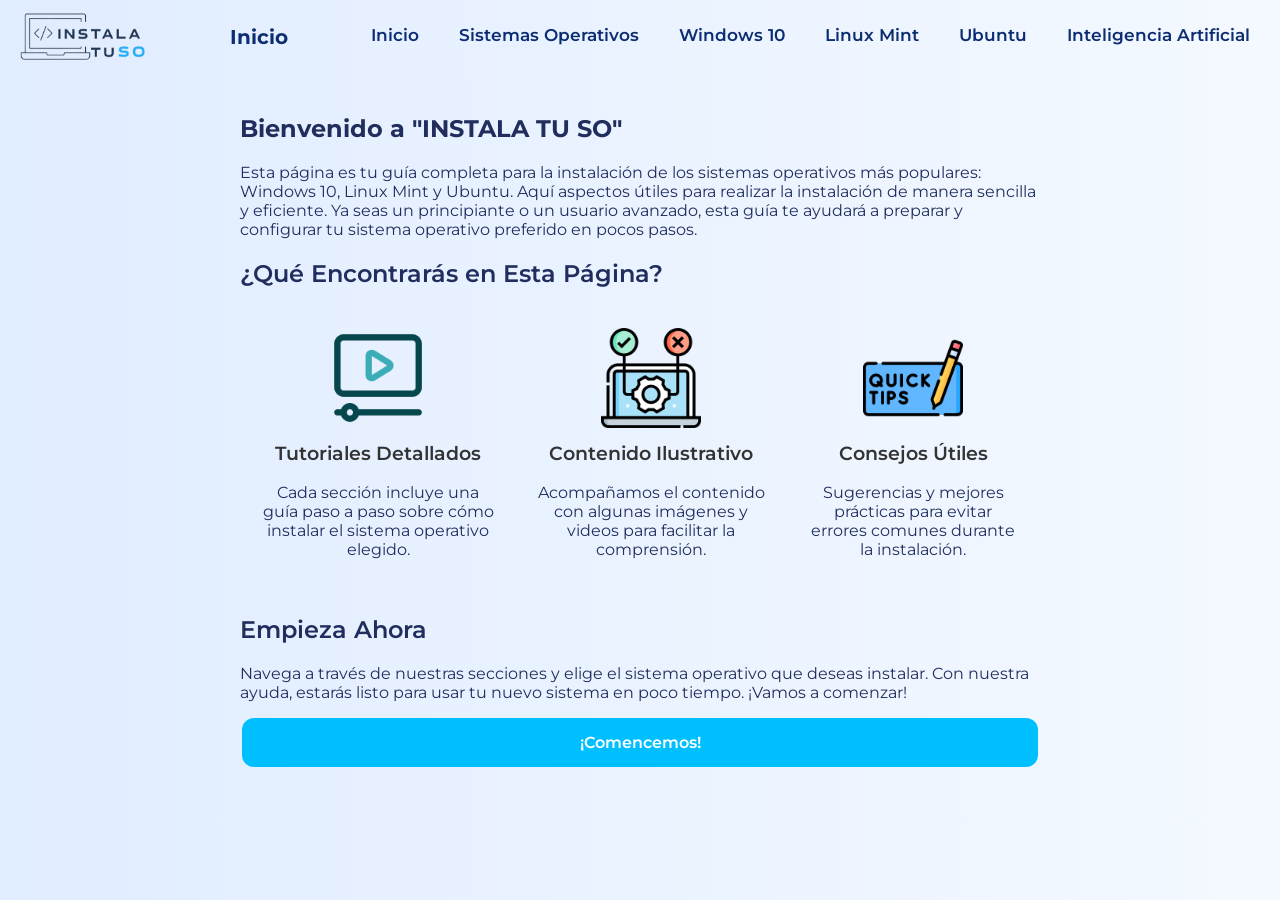
<file: index.html>
<!DOCTYPE html>

<html lang="es">

<head>

    <meta charset="UTF-8">
    <meta name="viewport" content="width=device-width, initial-scale=1.0">
    <title> Inicio </title>
    <link rel="stylesheet" href="style.css">
    <link href="https://fonts.googleapis.com/css2?family=Montserrat:wght@400;700&display=swap" rel="stylesheet">
    </head>

<body>
    <header class="header">
        <div class="logo">
            <img src="Imagenes\instalatuSO.png" alt="Instala tu SO">
        </div>
        <h1 class="montserrat-bold">Inicio</h1>
        <nav class="montserrat-regular">
            <a href="index.html">Inicio</a>
            <a href="sistemas_operativos.html">Sistemas Operativos</a>
            <a href="windows_10.html">Windows 10</a>
            <a href="linux_mint.html">Linux Mint</a>
            <a href="ubuntu.html">Ubuntu</a>
            <a href="inteligencia_artificial.html">Inteligencia Artificial</a>
        </nav>
    </header>
<main> 
    <div class="contenedor">
        <div class="texto">
         <h2 class="montserrat-bold">Bienvenido a "INSTALA TU SO"</h2>

        <section>
             <p class="montserrat-normal">Esta página es tu guía completa para la instalación de los sistemas operativos más populares: Windows 10, Linux Mint y Ubuntu. Aquí aspectos útiles para realizar la instalación de manera sencilla y eficiente. Ya seas un principiante o un usuario avanzado, esta guía te ayudará a preparar y configurar tu sistema operativo preferido en pocos pasos.</p>
        </section>

            <section>
            <h2 class="montserrat-regular">¿Qué Encontrarás en Esta Página?</h2>

            <section class="features">
            <div class="feature">
                <img src="Imagenes\tuto.png" alt="Feature 1">
                <h3 class="montserrat-regular">Tutoriales Detallados</h3>
                <p class="montserrat-normal">Cada sección incluye una guía paso a paso sobre cómo instalar el sistema operativo elegido.</p>
            </div>
            <div class="feature">
                <img src="Imagenes\software.png" alt="Feature 2">
                <h3 class="montserrat-regular">Contenido Ilustrativo</h3>
                <p class="montserrat-normal">Acompañamos el contenido con algunas imágenes y videos para facilitar la comprensión.</p>
            </div>
            <div class="feature">
                <img src="Imagenes\consejos.png" alt="Feature 3">
                <h3 class="montserrat-regular">Consejos Útiles</h3>
                <p class="montserrat-normal">Sugerencias y mejores prácticas para evitar errores comunes durante la instalación.</p>
            </div>
            </section>
            </section>

            <section>
            <h2 class="montserrat-regular">Empieza Ahora</h2>
            <p class="montserrat-normal"> Navega a través de nuestras secciones y elige el sistema operativo que deseas instalar. Con nuestra ayuda, estarás listo para usar tu nuevo sistema en poco tiempo. ¡Vamos a comenzar!</p>
        </section>

            <p class="montserrat-regular">
            <a href="sistemas_operativos.html" class="button">¡Comencemos!</a>
            </p>
   
    </div>
    </div>
  </main>
</body>
</html>
</file>
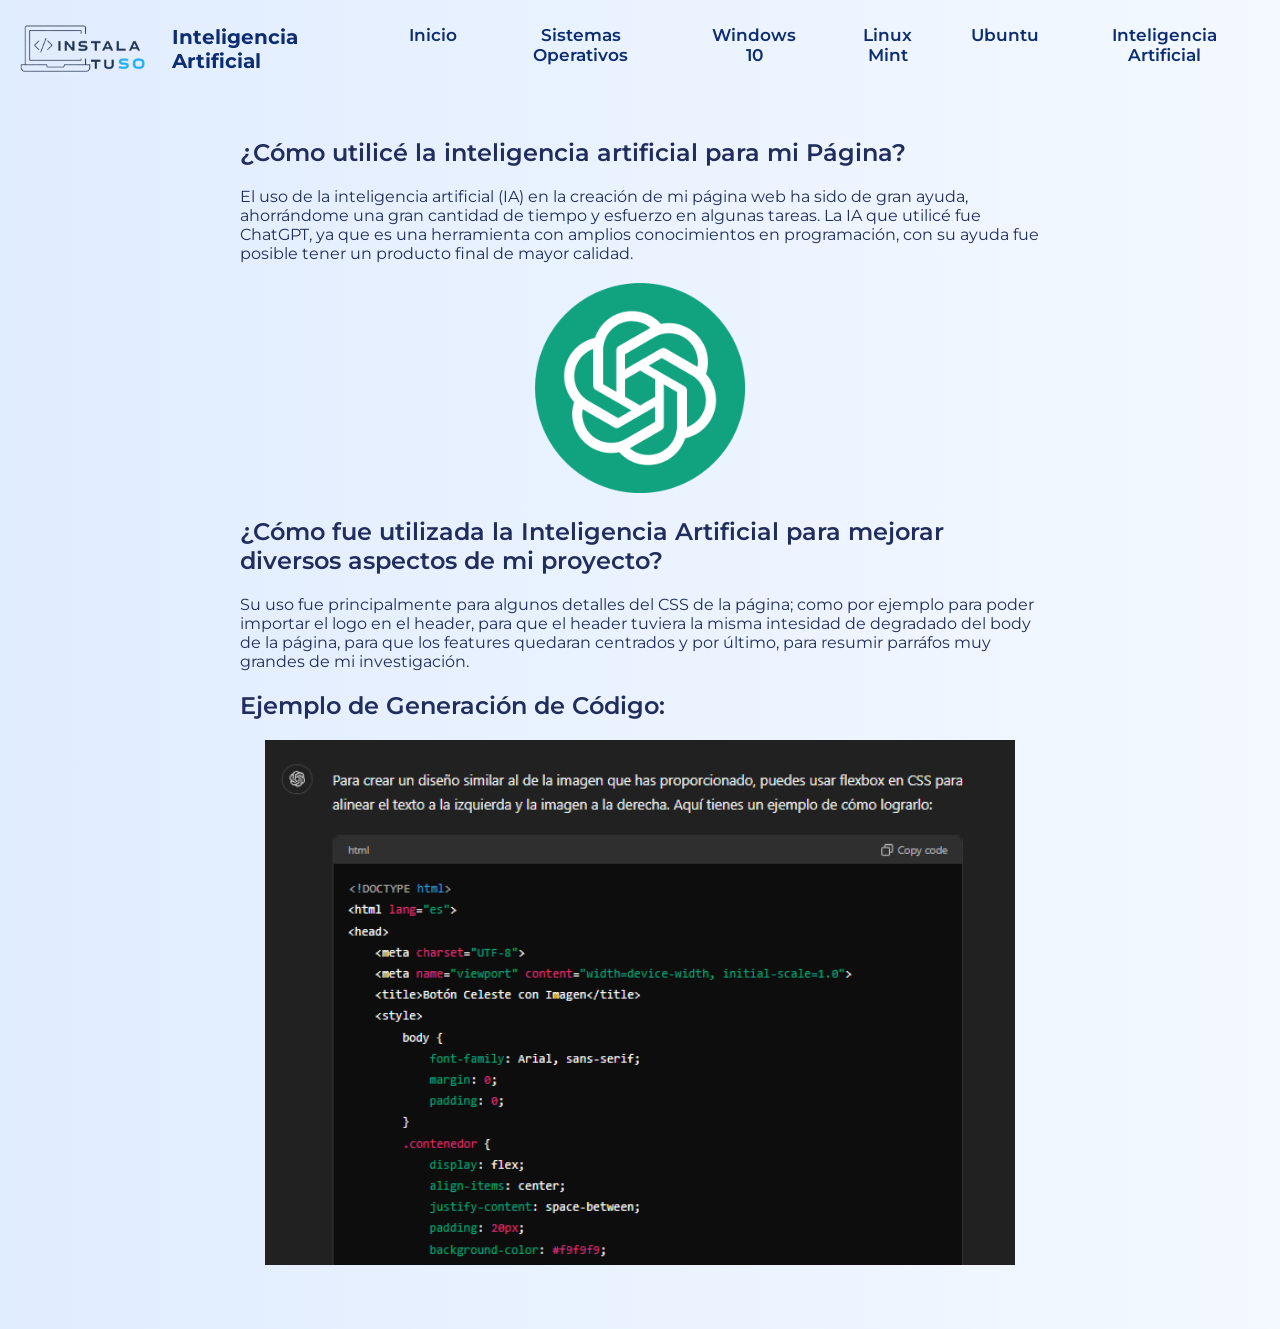
<file: inteligencia_artificial.html>
<!DOCTYPE html>

<html lang="es">

<head>

    <meta charset="UTF-8">
    <meta name="viewport" content="width=device-width, initial-scale=1.0">
    <title> Inteligencia Artificial </title>
    <link rel="stylesheet" href="style.css">
    <link href="https://fonts.googleapis.com/css2?family=Montserrat:wght@400;700&display=swap" rel="stylesheet">
</head>

<body>
    <header class="header">
        <div class="logo">
            <img src="Imagenes\instalatuSO.png" alt="Instala tu SO">
        </div>
        <h1  class="montserrat-bold">Inteligencia Artificial</h1>
        <nav class="montserrat-regular">
            <a href="index.html">Inicio</a>
            <a href="sistemas_operativos.html">Sistemas Operativos</a>
            <a href="windows_10.html">Windows 10</a>
            <a href="linux_mint.html">Linux Mint</a>
            <a href="ubuntu.html">Ubuntu</a>
            <a href="inteligencia_artificial.html">Inteligencia Artificial</a>
        </nav>
    </header>
<main> 
    <div class="contenedor">
       <div class="texto">
          <h2 class="montserrat-regular">¿Cómo utilicé la inteligencia artificial para mi Página?</h2>
          <p class="montserrat-normal">El uso de la inteligencia artificial (IA) en la creación de mi página web ha sido de gran ayuda, ahorrándome una gran cantidad de tiempo y esfuerzo en algunas tareas. La IA que utilicé fue ChatGPT, ya que es una herramienta con amplios conocimientos en programación, con su ayuda fue posible tener un producto final de mayor calidad. </p>

           <div class="imagen">
           <img src="Imagenes\chatgpt.png" alt="Chat GPT"width="210px" height="auto">
            </div>

        <h2 class="montserrat-regular">¿Cómo fue utilizada la Inteligencia Artificial para mejorar diversos aspectos de mi proyecto?</h2>
        <p class="montserrat-normal"> 
            Su uso fue principalmente para algunos detalles del CSS de la página; como por ejemplo para poder importar el logo en el header, para que el header tuviera la misma intesidad de degradado del body de la página, para que los features quedaran centrados y por último, para resumir parráfos muy grandes de mi investigación.
        </p>

        <h2 class="montserrat-regular">Ejemplo de Generación de Código:</h2>

           <div class="imagen">
           <img src="Imagenes\gpthelp.PNG" alt="Ejemplo Código"width="750px" height="auto">
            </div>
       </div>
    </div>
     </div>
</body>
</html>
</file>
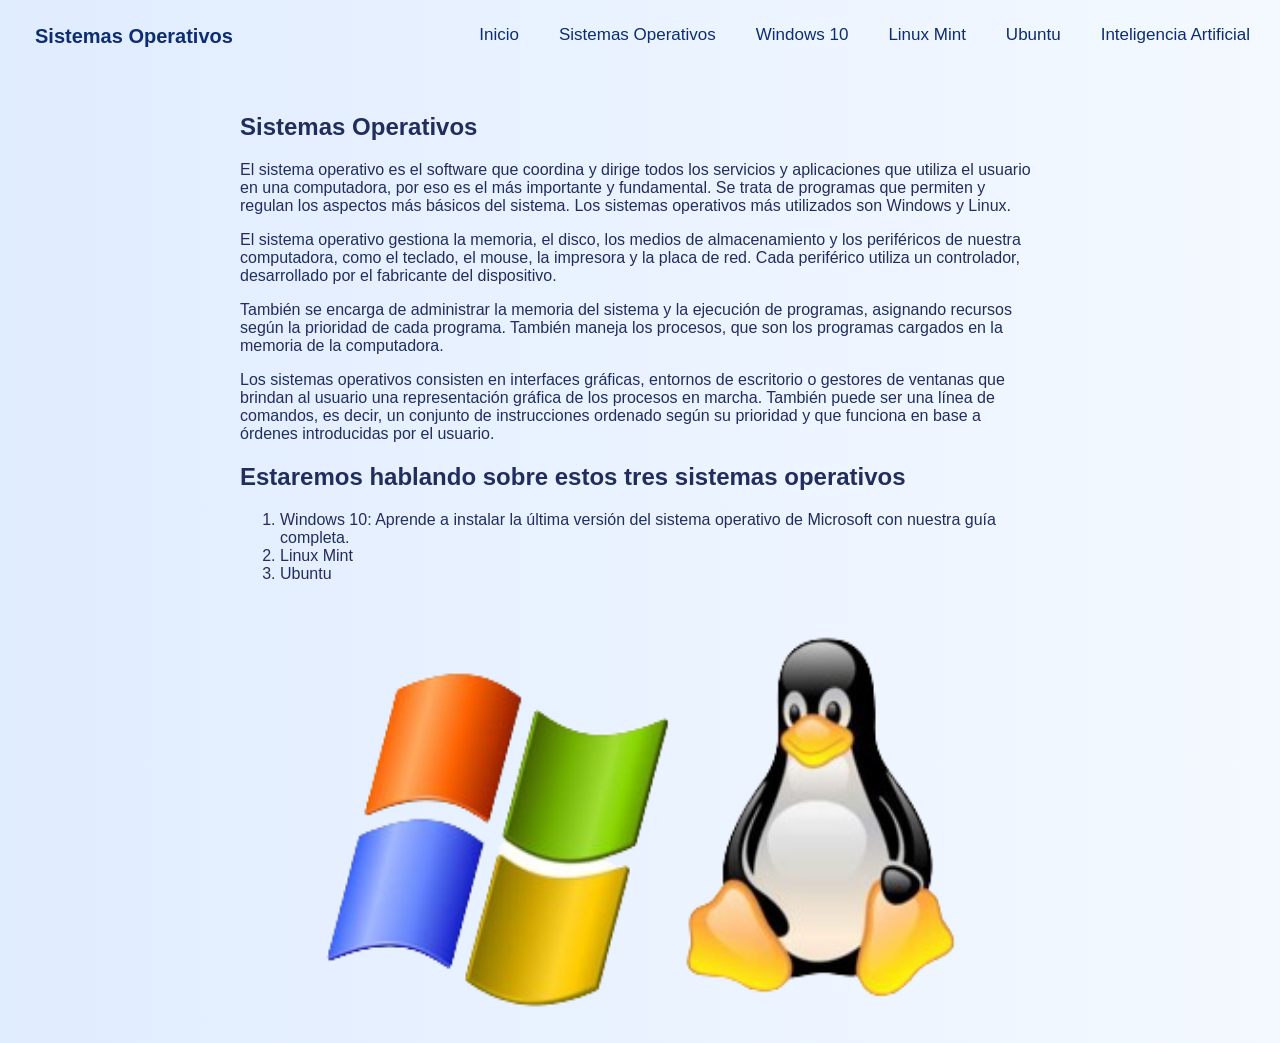
<file: sistemas_operativos.html>
<!DOCTYPE html>

<html lang="es">

<head>

    <meta charset="UTF-8">
    <meta name="viewport" content="width=device-width, initial-scale=1.0">
    <title> Sistemas Operativos </title>
    <link rel="stylesheet" href="style.css">
</head>

<body>
    <header>
        <h1>Sistemas Operativos</h1>
        <nav>
            <a href="index.html">Inicio</a>
            <a href="sistemas_operativos.html">Sistemas Operativos</a>
            <a href="windows_10.html">Windows 10</a>
            <a href="linux_mint.html">Linux Mint</a>
            <a href="ubuntu.html">Ubuntu</a>
            <a href="inteligencia_artificial.html">Inteligencia Artificial</a>
        </nav>
    </header>
<main> 
	<div class="contenedor">  
    <div class="texto">
    <h2>Sistemas Operativos</h2>
    <p>El sistema operativo es el software que coordina y dirige todos los servicios y aplicaciones que utiliza el usuario en una computadora, por eso es el más importante y fundamental. Se trata de programas que permiten y regulan los aspectos más básicos del sistema. Los sistemas operativos más utilizados son Windows y Linux.</p>

    <p>El sistema operativo gestiona la memoria, el disco, los medios de almacenamiento y los periféricos de nuestra computadora, como el teclado, el mouse, la impresora y la placa de red. Cada periférico utiliza un controlador, desarrollado por el fabricante del dispositivo.</p>

    <p>También se encarga de administrar la memoria del sistema y la ejecución de programas, asignando recursos según la prioridad de cada programa. También maneja los procesos, que son los programas cargados en la memoria de la computadora. </p>
    
    <p>Los sistemas operativos consisten en interfaces gráficas, entornos de escritorio o gestores de ventanas que brindan al usuario una representación gráfica de los procesos en marcha. También puede ser una línea de comandos, es decir, un conjunto de instrucciones ordenado según su prioridad y que funciona en base a órdenes introducidas por el usuario.</p>

    <h2>Estaremos hablando sobre estos tres sistemas operativos</h2>
        <ol>
            <li>Windows 10:</strong> Aprende a instalar la última versión del sistema operativo de Microsoft con nuestra guía completa.</li>
            <li>Linux Mint</li>
            <li>Ubuntu</li>
        </ol>
    </div>
        <div class="image">
            <img src="Imágenes/SO.png" alt="Sistemas Operativos" width="650px" height="400px">
        </div>
    </div> 
    </main>
</body>
</html>
</file>
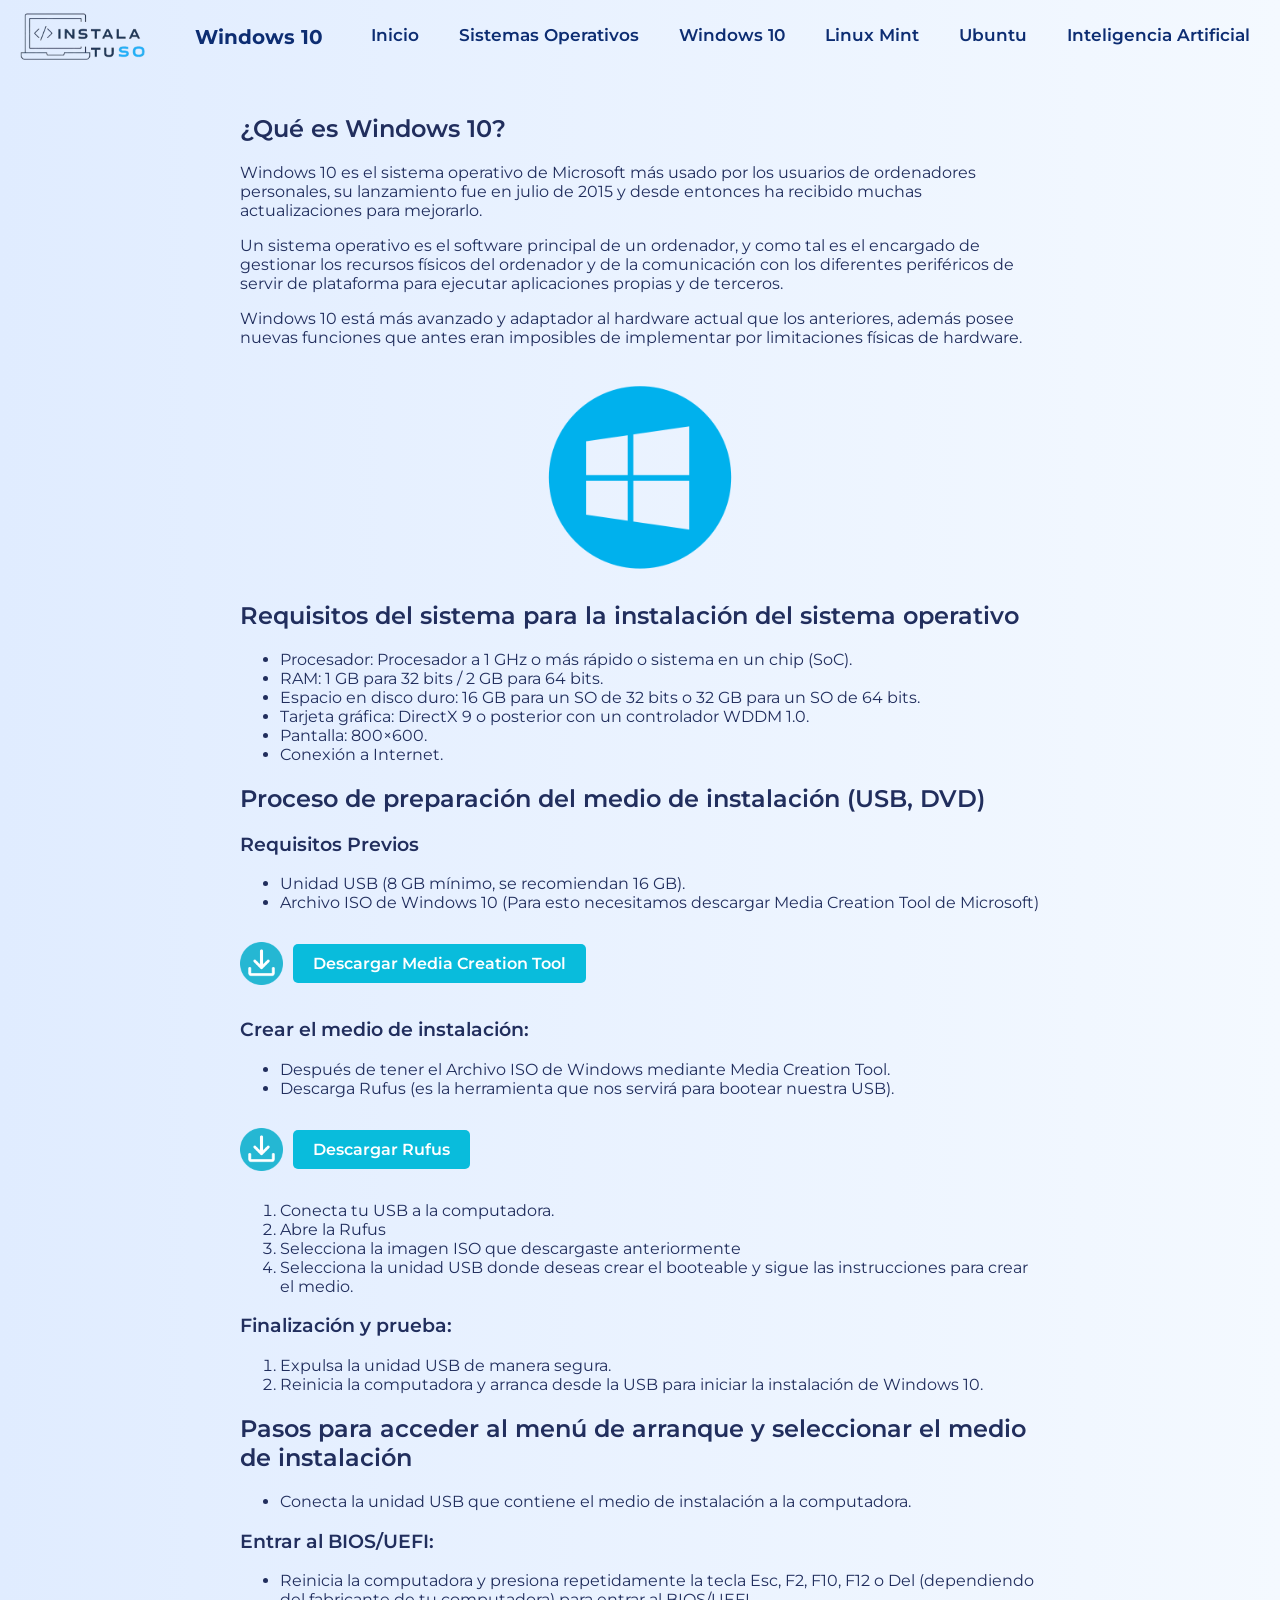
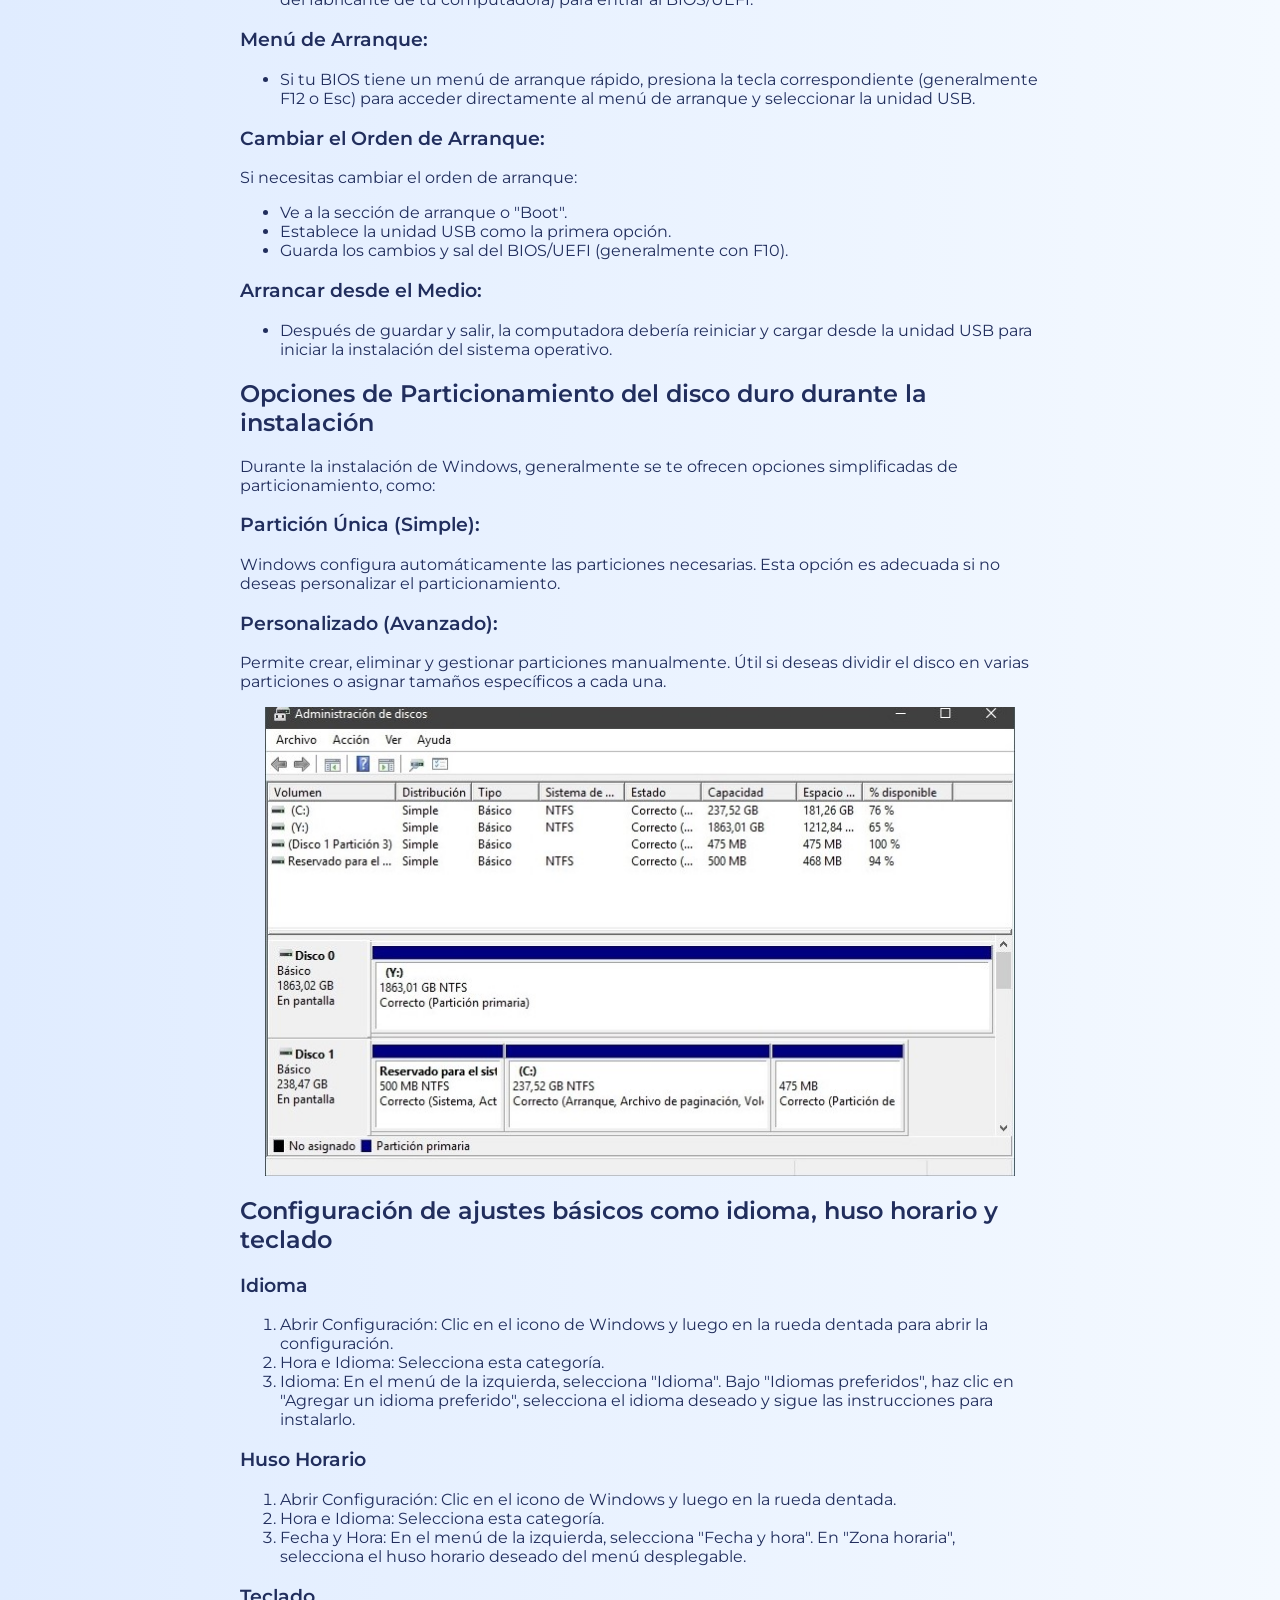
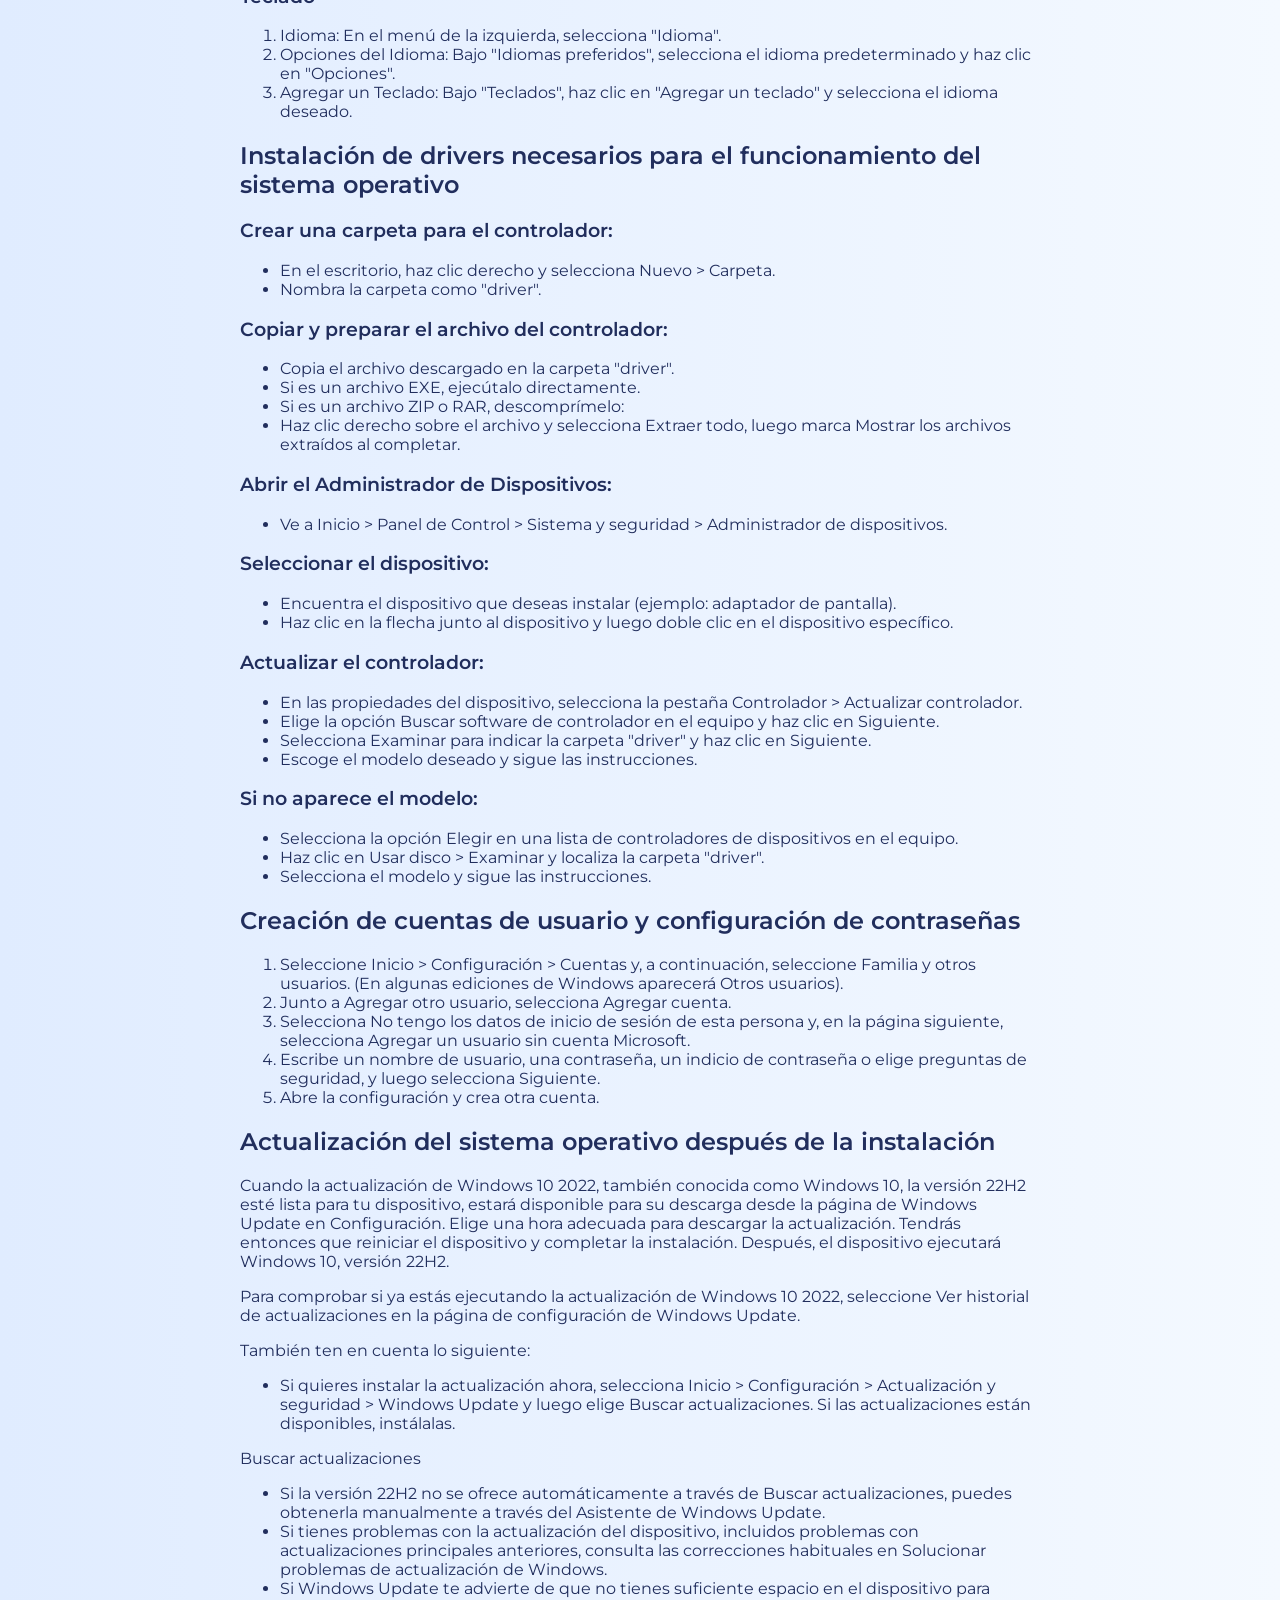
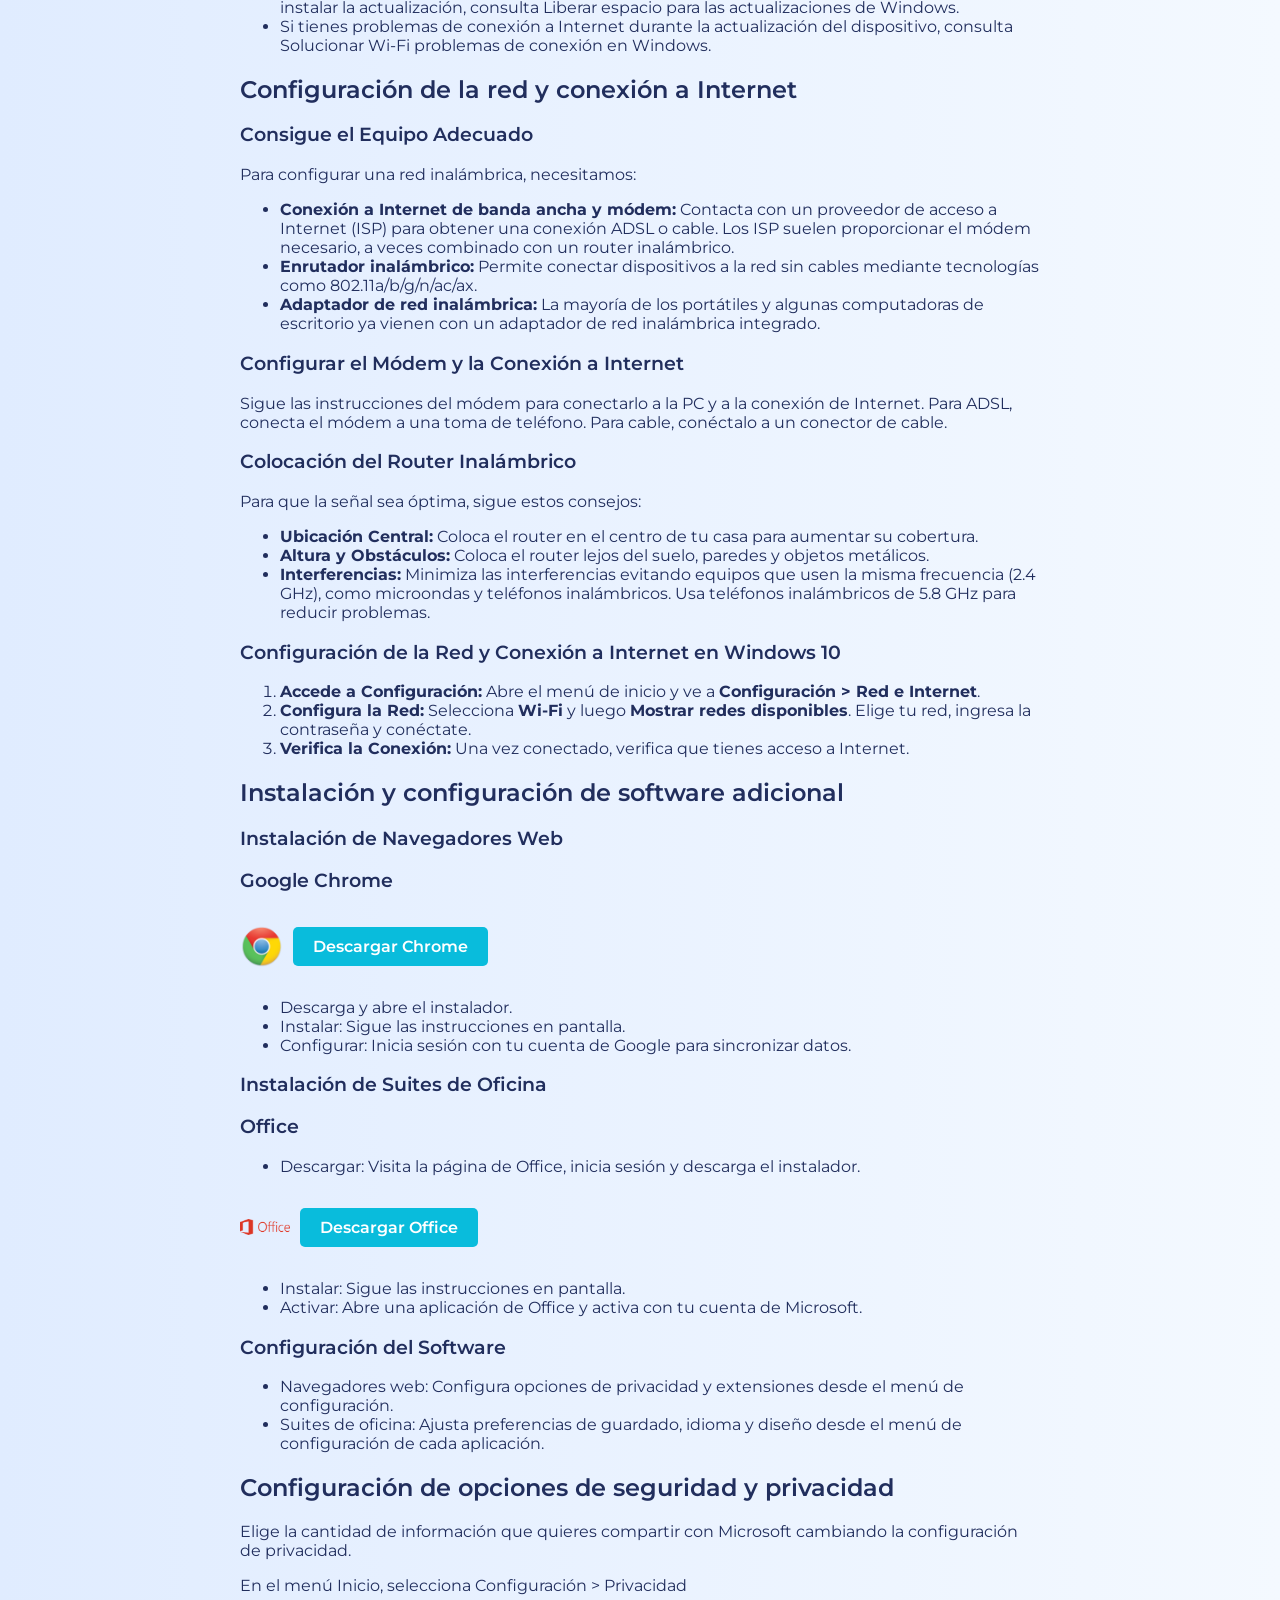
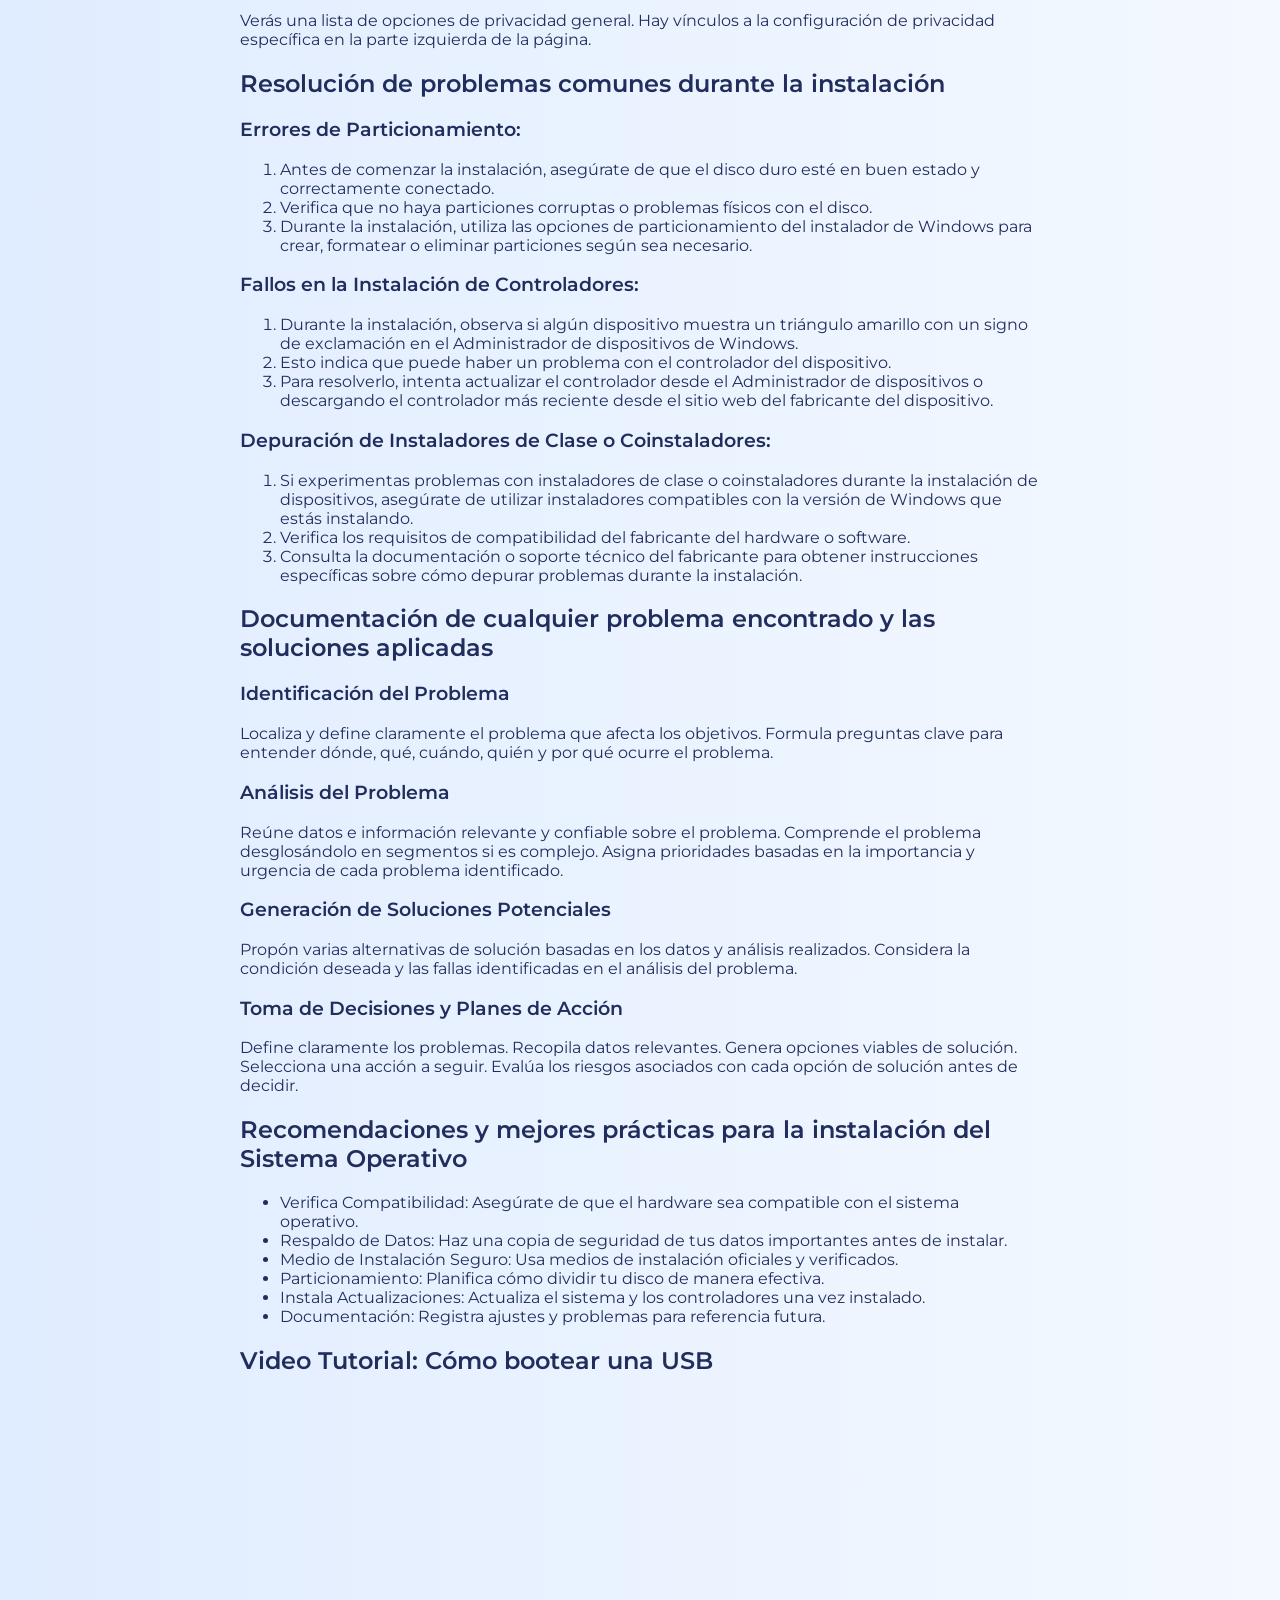
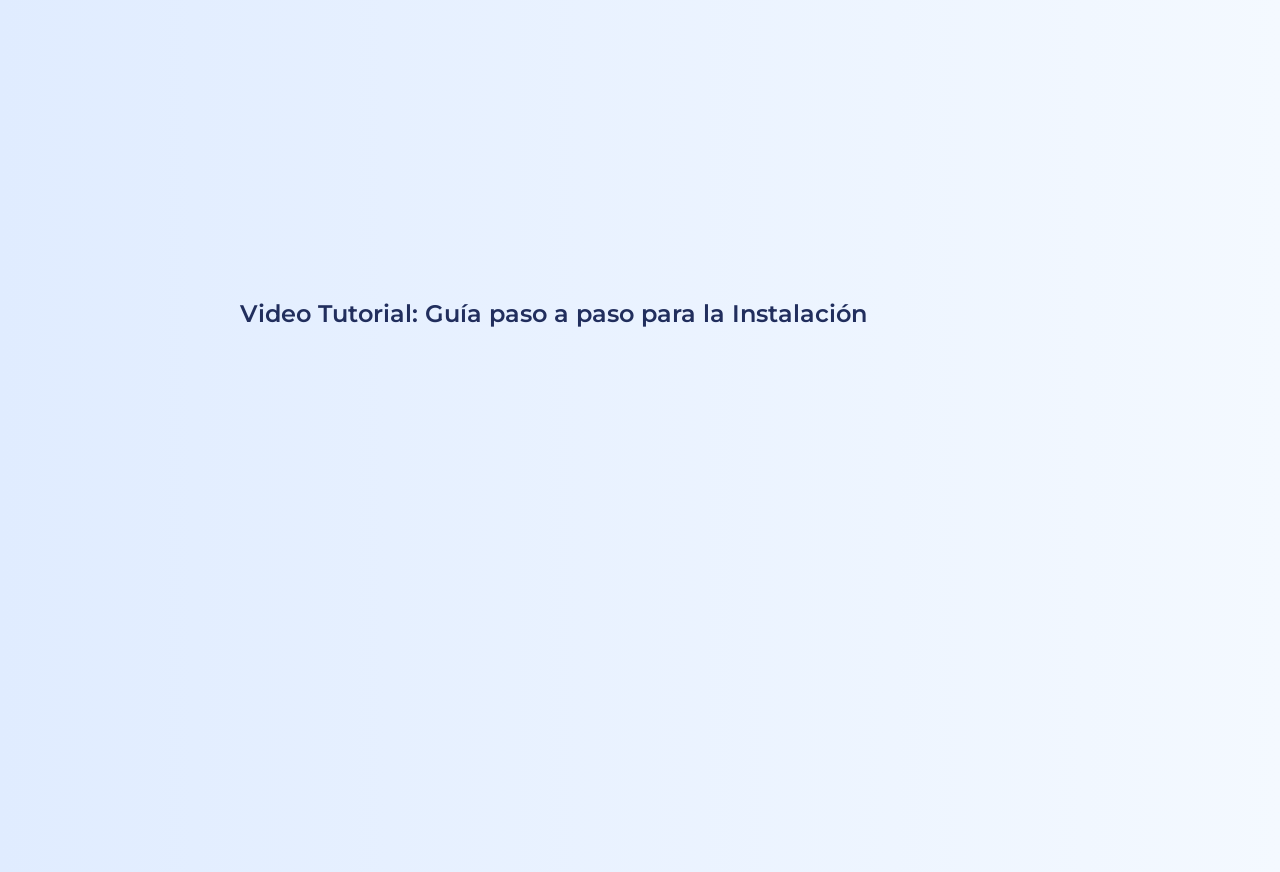
<file: windows_10.html>
<!DOCTYPE html>

<html lang="es">

<head>

    <meta charset="UTF-8">
    <meta name="viewport" content="width=device-width, initial-scale=1.0">
    <title> Windows 10 </title>
        <link rel="stylesheet" href="style.css">
        <link href="https://fonts.googleapis.com/css2?family=Montserrat:wght@400;700&display=swap" rel="stylesheet">
</head>

<body>
    <header class="header">
        <div class="logo">
            <img src="Imagenes\instalatuSO.png" alt="Instala tu SO">
        </div>
        <h1  class="montserrat-bold"> Windows 10 </h1>
        <nav class="montserrat-regular">
            <a href="index.html">Inicio</a>
            <a href="sistemas_operativos.html">Sistemas Operativos</a>
            <a href="windows_10.html">Windows 10</a>
            <a href="linux_mint.html">Linux Mint</a>
            <a href="ubuntu.html">Ubuntu</a>
            <a href="inteligencia_artificial.html">Inteligencia Artificial</a>
        </nav>
    </header>
    <main>
    <div class="contenedor">
       <div class="texto">
        <h2 class="montserrat-regular">¿Qué es Windows 10?</h2>

        <p class="montserrat-normal"> Windows 10 es el sistema operativo de Microsoft más usado por los usuarios de ordenadores personales, su lanzamiento fue en julio de 2015 y desde entonces ha recibido muchas actualizaciones para mejorarlo.<p> 

        <p class="montserrat-normal"> Un sistema operativo es el software principal de un ordenador, y como tal es el encargado de gestionar los recursos físicos del ordenador y de la comunicación con los diferentes periféricos de servir de plataforma para ejecutar aplicaciones propias y de terceros.<p> 

        <p class="montserrat-normal"> Windows 10 está más avanzado y adaptador al hardware actual que los anteriores, además posee nuevas funciones que antes eran imposibles de implementar por limitaciones físicas de hardware. <p>

        <div class="imagen">
                <img src="Imagenes\windows.png" alt="Windows" width="210px" height="auto">
        </div>
        
    <h2 class="montserrat-regular">Requisitos del sistema para la instalación del sistema operativo</h2>
        <ul class="montserrat-normal">
            <li>Procesador: Procesador a 1 GHz o más rápido o sistema en un chip (SoC).</li>
            <li>RAM: 1 GB para 32 bits / 2 GB para 64 bits.</li>
            <li> Espacio en disco duro: 16 GB para un SO de 32 bits o 32 GB para un SO de 64 bits.</li>
            <li>Tarjeta gráfica: DirectX 9 o posterior con un controlador WDDM 1.0.</li>
            <li>Pantalla: 800×600.</li>
            <li>Conexión a Internet.</li>
        </ul>
    <h2 class="montserrat-regular">Proceso de preparación del medio de instalación (USB, DVD)</h2>
        <h3 class="montserrat-regular">Requisitos Previos</h3>
        <ul class="montserrat-normal">
            <li>Unidad USB (8 GB mínimo, se recomiendan 16 GB).</li>
            <li>Archivo ISO de Windows 10 (Para esto necesitamos descargar Media Creation Tool de Microsoft)</li>
        </ul>

    <div class="container">
        <img src="Imagenes\descar.png" alt="Descargar" width="43px" height="auto">
        <p class="montserrat-regular">
        <a href="https://go.microsoft.com/fwlink/?LinkId=2265055" class="button-link">Descargar Media Creation Tool</a>
        </p>
        </div>

        <h3 class="montserrat-regular">Crear el medio de instalación:</h3>
        <ul class="montserrat-normal">
            <li>Después de tener el Archivo ISO de Windows mediante Media Creation Tool.
            <li>Descarga Rufus (es la herramienta que nos servirá para bootear nuestra USB).</li>
        </ul>
        <div class="container">
        <img src="Imagenes\descar.png" alt="Descargar" width="43px" height="auto">
        <p class="montserrat-regular">
        <a href=" https://github.com/pbatard/rufus/releases/download/v4.5/rufus-4.5.exe" class="button-link">Descargar Rufus</a>
        </p>
        </div>

        <ol class="montserrat-normal">
            <li>Conecta tu USB a la computadora.</li>
            <li>Abre la Rufus</li>
            <li>Selecciona la imagen ISO que descargaste anteriormente</li>
            <li>Selecciona la unidad USB donde deseas crear el booteable y sigue las instrucciones para crear el medio.</li>
        </ol>
        <h3 class="montserrat-regular">Finalización y prueba:</h3>
        <ol class="montserrat-normal">
            <li>Expulsa la unidad USB de manera segura. </li>
            <li>Reinicia la computadora y arranca desde la USB para iniciar la instalación de Windows 10. </li>
        </ol>

    <h2 class="montserrat-regular">Pasos para acceder al menú de arranque y seleccionar el medio de instalación</h2>
        <ul class="montserrat-normal">
            <li>Conecta la unidad USB que contiene el medio de instalación a la computadora.</li>
        </ul>
    <h3 class="montserrat-regular">Entrar al BIOS/UEFI:</h3>
    <ul class="montserrat-normal">
       <li> Reinicia la computadora y presiona repetidamente la tecla Esc, F2, F10, F12 o Del (dependiendo del fabricante de tu computadora) para entrar al BIOS/UEFI.</li>
       </ul>
    <h3 class="montserrat-regular">Menú de Arranque:</h3>
    <ul class="montserrat-normal">
        <li> Si tu BIOS tiene un menú de arranque rápido, presiona la tecla correspondiente (generalmente F12 o Esc) para acceder directamente al menú de arranque y seleccionar la unidad USB.</li>
        </ul>
    <h3 class="montserrat-regular">Cambiar el Orden de Arranque:</h3>
    <p class="montserrat-normal">Si necesitas cambiar el orden de arranque:</p>
    <ul class="montserrat-normal">
        <li>Ve a la sección de arranque o "Boot".</li>
        <li>Establece la unidad USB como la primera opción.</li>
        <li>Guarda los cambios y sal del BIOS/UEFI (generalmente con F10).</li>
        </ul>
    <h3 class="montserrat-regular">Arrancar desde el Medio:</h3>
    <ul class="montserrat-normal">
        <li>Después de guardar y salir, la computadora debería reiniciar y cargar desde la unidad USB para iniciar la instalación del sistema operativo.</li>
        </ul>

    <h2 class="montserrat-regular">Opciones de Particionamiento del disco duro durante la instalación</h2>
    <p class="montserrat-normal"> Durante la instalación de Windows, generalmente se te ofrecen opciones simplificadas de particionamiento, como:</p>
    <h3 class="montserrat-regular">Partición Única (Simple):</h3>
        <p class="montserrat-normal">Windows configura automáticamente las particiones necesarias. Esta opción es adecuada si no deseas personalizar el particionamiento.</p>
    <h3 class="montserrat-regular">Personalizado (Avanzado):</h3>
        <p class="montserrat-normal">Permite crear, eliminar y gestionar particiones manualmente. Útil si deseas dividir el disco en varias particiones o asignar tamaños específicos a cada una.</p>
           <div class="contenedor">
           <img src="Imagenes\part1.jpg" alt="Particionamiento" width="750px" height="auto">
           </div>
           
    <h2 class="montserrat-regular">Configuración de ajustes básicos como idioma, huso horario y teclado</h2>
    <h3 class="montserrat-regular">Idioma</h3>
        <ol class="montserrat-normal">
        <li>Abrir Configuración: Clic en el icono de Windows y luego en la rueda dentada para abrir la configuración.</li>
        <li>Hora e Idioma: Selecciona esta categoría.</li>
        <li>Idioma: En el menú de la izquierda, selecciona "Idioma". Bajo "Idiomas preferidos", haz clic en "Agregar un idioma preferido", selecciona el idioma deseado y sigue las instrucciones para instalarlo.</li>
        </ol>
     <h3 class="montserrat-regular">Huso Horario</h3>
        <ol class="montserrat-normal">
        <li>Abrir Configuración: Clic en el icono de Windows y luego en la rueda dentada.</li>
        <li>Hora e Idioma: Selecciona esta categoría.</li>
        <li>Fecha y Hora: En el menú de la izquierda, selecciona "Fecha y hora". En "Zona horaria", selecciona el huso horario deseado del menú desplegable.</li>
        </ol>
    <h3 class="montserrat-regular">Teclado</h3>
        <ol class="montserrat-normal">
        <li>Idioma: En el menú de la izquierda, selecciona "Idioma".
        <li>Opciones del Idioma: Bajo "Idiomas preferidos", selecciona el idioma predeterminado y haz clic en "Opciones".</li>
        <li>Agregar un Teclado: Bajo "Teclados", haz clic en "Agregar un teclado" y selecciona el idioma deseado.</li>
        </ol>
        
    <h2 class="montserrat-regular">Instalación de drivers necesarios para el funcionamiento del sistema operativo</h2>
    <h3 class="montserrat-regular">Crear una carpeta para el controlador:</h3>
        <ul class="montserrat-normal">
    <li>En el escritorio, haz clic derecho y selecciona Nuevo > Carpeta.</li>
    <li>Nombra la carpeta como "driver".</li>
        </ul>

     <h3 class="montserrat-regular">Copiar y preparar el archivo del controlador:</h3>
        <ul class="montserrat-normal">
        <li>Copia el archivo descargado en la carpeta "driver".</li>
        <li>Si es un archivo EXE, ejecútalo directamente.</li>
        <li>Si es un archivo ZIP o RAR, descomprímelo:</li>
        <li>Haz clic derecho sobre el archivo y selecciona Extraer todo, luego marca Mostrar los archivos extraídos al completar.</li>
        </ul>

     <h3 class="montserrat-regular">Abrir el Administrador de Dispositivos:</h3>
        <ul class="montserrat-normal">
        <li>Ve a Inicio > Panel de Control > Sistema y seguridad > Administrador de dispositivos.</li>
        </ul>

     <h3 class="montserrat-regular">Seleccionar el dispositivo:</h3>
        <ul class="montserrat-normal">
        <li>Encuentra el dispositivo que deseas instalar (ejemplo: adaptador de pantalla).</li>
        <li>Haz clic en la flecha junto al dispositivo y luego doble clic en el dispositivo específico.</li>
        </ul>

     <h3 class="montserrat-regular">Actualizar el controlador:</h3>
        <ul class="montserrat-normal">
        <li>En las propiedades del dispositivo, selecciona la pestaña Controlador > Actualizar controlador.</li>
        <li>Elige la opción Buscar software de controlador en el equipo y haz clic en Siguiente.</li>
        <li>Selecciona Examinar para indicar la carpeta "driver" y haz clic en Siguiente.</li>
        <li>Escoge el modelo deseado y sigue las instrucciones.</li>
        </ul>

     <h3 class="montserrat-regular">Si no aparece el modelo:</h3>
        <ul class="montserrat-normal">
        <li>Selecciona la opción Elegir en una lista de controladores de dispositivos en el equipo.</li>
        <li>Haz clic en Usar disco > Examinar y localiza la carpeta "driver".</li>
        <li>Selecciona el modelo y sigue las instrucciones.</li>
        </ul>


    <h2 class="montserrat-regular">Creación de cuentas de usuario y configuración de contraseñas</h2>
        <ol class="montserrat-normal">
        <li>Seleccione Inicio  > Configuración  > Cuentas  y, a continuación, seleccione Familia y otros usuarios. (En algunas ediciones de Windows aparecerá Otros usuarios).</li>
        <li>Junto a Agregar otro usuario, selecciona Agregar cuenta.</li>
        <li>Selecciona No tengo los datos de inicio de sesión de esta persona y, en la página siguiente, selecciona Agregar un usuario sin cuenta Microsoft.</li>
        <li>Escribe un nombre de usuario, una contraseña, un indicio de contraseña o elige preguntas de seguridad, y luego selecciona Siguiente.</li>
        <li>Abre la configuración y crea otra cuenta.</li>
        </ol>

    <h2 class="montserrat-regular">Actualización del sistema operativo después de la instalación</h2>
    <p class="montserrat-normal">Cuando la actualización de Windows 10 2022, también conocida como Windows 10, la versión 22H2 esté lista para tu dispositivo, estará disponible para su descarga desde la página de Windows Update en Configuración. Elige una hora adecuada para descargar la actualización. Tendrás entonces que reiniciar el dispositivo y completar la instalación. Después, el dispositivo ejecutará Windows 10, versión 22H2.</p>
    <p class="montserrat-normal">Para comprobar si ya estás ejecutando la actualización de Windows 10 2022, seleccione Ver historial de actualizaciones en la página de configuración de Windows Update.</p>
    <p class="montserrat-normal">También ten en cuenta lo siguiente:</p>
    <ul class="montserrat-normal">
        <li>Si quieres instalar la actualización ahora, selecciona Inicio > Configuración  > Actualización y seguridad  > Windows Update  y luego elige Buscar actualizaciones. Si las actualizaciones están disponibles, instálalas.</li>
    </ul>
    <p class="montserrat-normal">Buscar actualizaciones</p>
    <ul class="montserrat-normal">
    <li>Si la versión 22H2 no se ofrece automáticamente a través de Buscar actualizaciones, puedes obtenerla manualmente a través del Asistente de Windows Update.</li>
    <li>Si tienes problemas con la actualización del dispositivo, incluidos problemas con actualizaciones principales anteriores, consulta las correcciones habituales en Solucionar problemas de actualización de Windows.</li>
    <li>Si Windows Update te advierte de que no tienes suficiente espacio en el dispositivo para instalar la actualización, consulta Liberar espacio para las actualizaciones de Windows.</li>
    <li>Si tienes problemas de conexión a Internet durante la actualización del dispositivo, consulta Solucionar Wi-Fi problemas de conexión en Windows.</li>
    </ul>

    <h2 class="montserrat-regular">Configuración de la red y conexión a Internet</h2>
    <h3 class="montserrat-regular">Consigue el Equipo Adecuado</h2>
        <p class="montserrat-normal">Para configurar una red inalámbrica, necesitamos:</p>
          <ul class="montserrat-normal">
          <li><strong>Conexión a Internet de banda ancha y módem:</strong> Contacta con un proveedor de acceso a Internet (ISP) para obtener una conexión ADSL o cable. Los ISP suelen proporcionar el módem necesario, a veces combinado con un router inalámbrico.</li>
          <li><strong>Enrutador inalámbrico:</strong> Permite conectar dispositivos a la red sin cables mediante tecnologías como 802.11a/b/g/n/ac/ax.</li>
          <li><strong>Adaptador de red inalámbrica:</strong> La mayoría de los portátiles y algunas computadoras de escritorio ya vienen con un adaptador de red inalámbrica integrado.</li>
          </ul>

    <h3 class="montserrat-regular">Configurar el Módem y la Conexión a Internet</h2>
        <p class="montserrat-normal">Sigue las instrucciones del módem para conectarlo a la PC y a la conexión de Internet. Para ADSL, conecta el módem a una toma de teléfono. Para cable, conéctalo a un conector de cable.</p>

    <h3 class="montserrat-regular">Colocación del Router Inalámbrico</h2>
        <p class="montserrat-normal">Para que la señal sea óptima, sigue estos consejos:</p>
          <ul class="montserrat-normal">
          <li><strong>Ubicación Central:</strong> Coloca el router en el centro de tu casa para aumentar su cobertura.</li>
          <li><strong>Altura y Obstáculos:</strong> Coloca el router lejos del suelo, paredes y objetos metálicos.</li>
          <li><strong>Interferencias:</strong> Minimiza las interferencias evitando equipos que usen la misma frecuencia (2.4 GHz), como microondas y teléfonos inalámbricos. Usa teléfonos inalámbricos de 5.8 GHz para reducir problemas.</li>
          </ul>

    <h3 class="montserrat-regular">Configuración de la Red y Conexión a Internet en Windows 10</h3>
          <ol class="montserrat-normal">
          <li><strong>Accede a Configuración:</strong> Abre el menú de inicio y ve a <strong>Configuración > Red e Internet</strong>.</li>
           <li><strong>Configura la Red:</strong> Selecciona <strong>Wi-Fi</strong> y luego <strong>Mostrar redes disponibles</strong>. Elige tu red, ingresa la contraseña y conéctate.</li>
           <li><strong>Verifica la Conexión:</strong> Una vez conectado, verifica que tienes acceso a Internet.</li>
           </ol>

    <h2 class="montserrat-regular">Instalación y configuración de software adicional</h2>
      <h3  class="montserrat-regular">Instalación de Navegadores Web</h3>
      <h3  class="montserrat-regular">Google Chrome</h3>
        <div class="container">
        <img src="Imagenes\chrome.png" alt="Descargar" width="43px" height="auto">
        <p class="montserrat-regular">
        <a href="https://www.google.com/chrome/" class="button-link">Descargar Chrome</a>
        </p>
        </div>
    <ul class="montserrat-normal">
        <li>Descarga y abre el instalador.</li>
        <li>Instalar: Sigue las instrucciones en pantalla.</li>
        <li>Configurar: Inicia sesión con tu cuenta de Google para sincronizar datos.</li>
    </ul>
      <h3 class="montserrat-regular">Instalación de Suites de Oficina</h3>
      <h3 class="montserrat-regular">Office</h3>
      <ul class="montserrat-normal">
        <li>Descargar: Visita la página de Office, inicia sesión y descarga el instalador.
        </ul>
        <div class="container">
        <img src="Imagenes\office.png" alt="Descargar" width="90px" height="auto">
        <p class="montserrat-regular">
        <a href="https://www.office.com/?auth=1" class="button-link">Descargar Office</a>
        </p>
        </div>
         
       <ul class="montserrat-normal">
        <li>Instalar: Sigue las instrucciones en pantalla.
        <li>Activar: Abre una aplicación de Office y activa con tu cuenta de Microsoft.
      </ul>
      <h3 class="montserrat-regular">Configuración del Software</h3>
      <ul class="montserrat-normal">
        <li>Navegadores web: Configura opciones de privacidad y extensiones desde el menú de configuración.</li>
        <li>Suites de oficina: Ajusta preferencias de guardado, idioma y diseño desde el menú de configuración de cada aplicación.</li>
      </ul>


    <h2 class="montserrat-regular">Configuración de opciones de seguridad y privacidad</h2>
    <p class="montserrat-normal">Elige la cantidad de información que quieres compartir con Microsoft cambiando la configuración de privacidad.</p>
    <p class="montserrat-normal">En el menú Inicio, selecciona Configuración > Privacidad</p>
    <p class="montserrat-normal">Verás una lista de opciones de privacidad general. Hay vínculos a la configuración de privacidad específica en la parte izquierda de la página.</p>

    <h2 class="montserrat-regular">Resolución de problemas comunes durante la instalación</h2>

    <h3 class="montserrat-regular">Errores de Particionamiento:</h3>
      <ol class="montserrat-normal">
         <li>Antes de comenzar la instalación, asegúrate de que el disco duro esté en buen estado y correctamente conectado.</li>
         <li>Verifica que no haya particiones corruptas o problemas físicos con el disco.</li>
         <li>Durante la instalación, utiliza las opciones de particionamiento del instalador de Windows para crear, formatear o eliminar particiones según sea necesario.</li>
      </ol>
    <h3 class="montserrat-regular">Fallos en la Instalación de Controladores:</h3>
      <ol class="montserrat-normal">
         <li>Durante la instalación, observa si algún dispositivo muestra un triángulo amarillo con un signo de exclamación en el Administrador de dispositivos de Windows.</li>
         <li>Esto indica que puede haber un problema con el controlador del dispositivo.</li>
         <li>Para resolverlo, intenta actualizar el controlador desde el Administrador de dispositivos o descargando el controlador más reciente desde el sitio web del fabricante del dispositivo.</li>
      </ol>
     <h3 class="montserrat-regular">Depuración de Instaladores de Clase o Coinstaladores:</h3>
       <ol class="montserrat-normal">
         <li>Si experimentas problemas con instaladores de clase o coinstaladores durante la instalación de dispositivos, asegúrate de utilizar instaladores compatibles con la versión de Windows que estás instalando.</li>
         <li>Verifica los requisitos de compatibilidad del fabricante del hardware o software.</li>
         <li>Consulta la documentación o soporte técnico del fabricante para obtener instrucciones específicas sobre cómo depurar problemas durante la instalación.</li>
       </ol>


    <h2 class="montserrat-regular">Documentación de cualquier problema encontrado y las soluciones aplicadas</h2>
      <h3 class="montserrat-regular">Identificación del Problema</h3>
        <p class="montserrat-normal">Localiza y define claramente el problema que afecta los objetivos.
        Formula preguntas clave para entender dónde, qué, cuándo, quién y por qué ocurre el problema.</p>

      <h3 class="montserrat-regular">Análisis del Problema</h3>
        <p class="montserrat-normal">Reúne datos e información relevante y confiable sobre el problema.
         Comprende el problema desglosándolo en segmentos si es complejo.
         Asigna prioridades basadas en la importancia y urgencia de cada problema identificado.</p>

      <h3 class="montserrat-regular">Generación de Soluciones Potenciales</h3>
        <p class="montserrat-normal">Propón varias alternativas de solución basadas en los datos y análisis realizados.
        Considera la condición deseada y las fallas identificadas en el análisis del problema.</p>

      <h3 class="montserrat-regular">Toma de Decisiones y Planes de Acción</h3>
        <p class="montserrat-normal">Define claramente los problemas.
        Recopila datos relevantes.
        Genera opciones viables de solución.
        Selecciona una acción a seguir.
        Evalúa los riesgos asociados con cada opción de solución antes de decidir.</p>

    <h2 class="montserrat-regular">Recomendaciones y mejores prácticas para la instalación del Sistema Operativo</h2>
    <ul class="montserrat-normal">
    <li>Verifica Compatibilidad: Asegúrate de que el hardware sea compatible con el sistema operativo.</li>
    <li>Respaldo de Datos: Haz una copia de seguridad de tus datos importantes antes de instalar.</li>
    <li>Medio de Instalación Seguro: Usa medios de instalación oficiales y verificados.</li>
    <li>Particionamiento: Planifica cómo dividir tu disco de manera efectiva.</li>
    <li>Instala Actualizaciones: Actualiza el sistema y los controladores una vez instalado.</li>
    <li>Documentación: Registra ajustes y problemas para referencia futura.</li>
    </ul>

    <h2 class="montserrat-regular">Video Tutorial: Cómo bootear una USB</h2>
    <iframe width="853" height="480" src="https://www.youtube.com/embed/HYYhVpZeiqs" title="El modo correcto de Instalar Windows 10 en Memoria USB Actualizado y Original" frameborder="0" allow="accelerometer; autoplay; clipboard-write; encrypted-media; gyroscope; picture-in-picture; web-share" referrerpolicy="strict-origin-when-cross-origin" allowfullscreen></iframe>

    <h2 class="montserrat-regular">Video Tutorial: Guía paso a paso para la Instalación</h2>
    <iframe width="853" height="480" src="https://www.youtube.com/embed/j6x7xRWXcnk" title="Cómo instalar Windows 10 en 2024 ✅ Tutorial Paso a Paso" frameborder="0" allow="accelerometer; autoplay; clipboard-write; encrypted-media; gyroscope; picture-in-picture; web-share" referrerpolicy="strict-origin-when-cross-origin" allowfullscreen></iframe>

        </div>
    </div>
</main>
</body>
</html>
</file>
<file: style.css>
body {
    margin: 0;
    font-family: Arial, sans-serif;  707BA8
    line-height: 1.6;
    padding: 0;
    background: linear-gradient(to right, #e0ecff, #f4f9ff);
    color: #212E5D;
}

header {
    background: linear-gradient(to right, #e0ecff, #f4f9ff);
    color: #0D2D72;
    padding: 10px 20px;
    display: flex;
    justify-content: space-between;
    lign-items: center;
}

.header .logo {
            display: flex;
            align-items: center;
        }
        .header .logo img {
            height: 50px;
            margin-right: 10px;
        }
        .header .logo span {
            font-weight: bold;
            font-size: 18px;
            color: #0d2d72;
        }


header h1 {
    margin: 15px;
    font-size: 20px;
}

header nav {
    display: flex;
    gap: 20px;
    text-align: center;
    margin-top: 15px;
}

header nav a {
    color:#0d2d72;
    text-decoration: none;
    font-size: 17px;
    margin: 0 10px;
}

header nav a:hover {
    color: #2980b9;
}

main {
    padding: 20px;
   }

a {
    text-decoration: none;
    color: inherit;
  }

.intro {
    max-width: 800px;
    margin: 0 auto 20px auto;
    text-align: center;
    }

.intro h2 {
    color: #0d2d72;
    }

.intro ul {
    list-style-type: none;
    padding: 0;
    }

.intro ul li {
    margin: 10px 0;
    text-align: left;
    }

.intro ul li strong {
    color: #0d2d72;
    }

.intro p {
    text-align: center;
    color: #333;
    }

.button {
   background-color: #00BFFF; /* Color celeste */
    border: none;
    color: white;
    padding: 15px 32px;
    text-align: center;
    text-decoration: none;
    display: flex;
    font-size: 16px;
    margin: 4px 2px;
    cursor: pointer;
    border-radius: 12px; /* Borde redondeado */
    transition: background 0.3s;
    justify-content: center;
    }


.button:hover {
    background: #2980b9;
    }

.button-container {
            justify-content: center;
            width: 100%;
            display: center;
            margin: 0 auto;
        }

.button-link {
    display: inline-block;
    padding: 10px 20px;
    font-size: 16px;
    color: #fff;
    background-color: #09BCDC;
    text-decoration: none;
    border-radius: 5px;
    text-align: center;
    margin-left: 5px; /* Separación entre imagen y botón */
  }

.features {
    display: flex;
    justify-content: space-around;
    margin: 20px 0;
    text-align: center;
    }

.features .feature {
    padding: 20px;
    }

.features .feature img {
    width: 100px;
    height: 100px;
    }

.features .feature h3 {
    color: #333;
    margin-top: 10px;
    }   

.content {
    flex: 1;
    padding: 20px;
    margin-right: 220px; /* Espacio para el índice */
}

.sidebar {
    width: 200px;
    position: fixed;
    right: 0;
    top: 60px; /* Espacio para el encabezado */
    height: calc(100% - 60px); /* Ajusta la altura para que no se solape con el encabezado */
    background-color: #f4f4f4;
    padding: 20px;
    box-shadow: -2px 0 5px rgba(0,0,0,0.1);
    overflow-y: auto; /* Se desplaza si hay mucho texto */
    border-radius: 8px;
}

.sidebar h2 {
    margin-top: 0;
}

.sidebar ul {
    list-style-type: none;
    padding: 0;
}

.sidebar ul li {
    margin: 10px 0;
}

.sidebar ul li a {
    text-decoration: none;
    color: #333;
}

.sidebar ul li a:hover {
    text-decoration: underline;
}

.container {
    display: flex;
    align-items: center;
    margin-right: 7px;
  }

 .container img {
    max-width: 50px;
    height: auto;
    margin-right: 5px; /* Margen derecho para separar la imagen del botón */
  }

.contenedor {
    display: flex;
    flex-direction: column;
    align-items: center;
}

.contenedor-jus {
    display: flex;
    flex-direction: column;
    align-items: left;
}

 .contenedor-izq {
            display: flex;
            align-items: center;
             flex-direction: column;
            justify-content: space-between;
            padding: 20px;
        }

.texto {
    max-width: 800px;
    margin-bottom: 20px;
}

.imagen {
    margin-bottom: 20px;
    text-align: center;
    display: block;
    margin: 20px auto;
}

.imagen img {
    max-width: 100%;
}

.montserrat-normal  {
  font-family: "Montserrat", sans-serif;
  font-optical-sizing: auto;
  font-weight: 400;
  font-style: normal;
}

.montserrat-regular {
  font-family: "Montserrat", sans-serif;
  font-optical-sizing: auto;
  font-weight: 600;
  font-style: normal;
}

.montserrat-bold {
  font-family: "Montserrat", sans-serif;
  font-optical-sizing: auto;
  font-weight: bold;
  font-style: bold;
}
</file>
